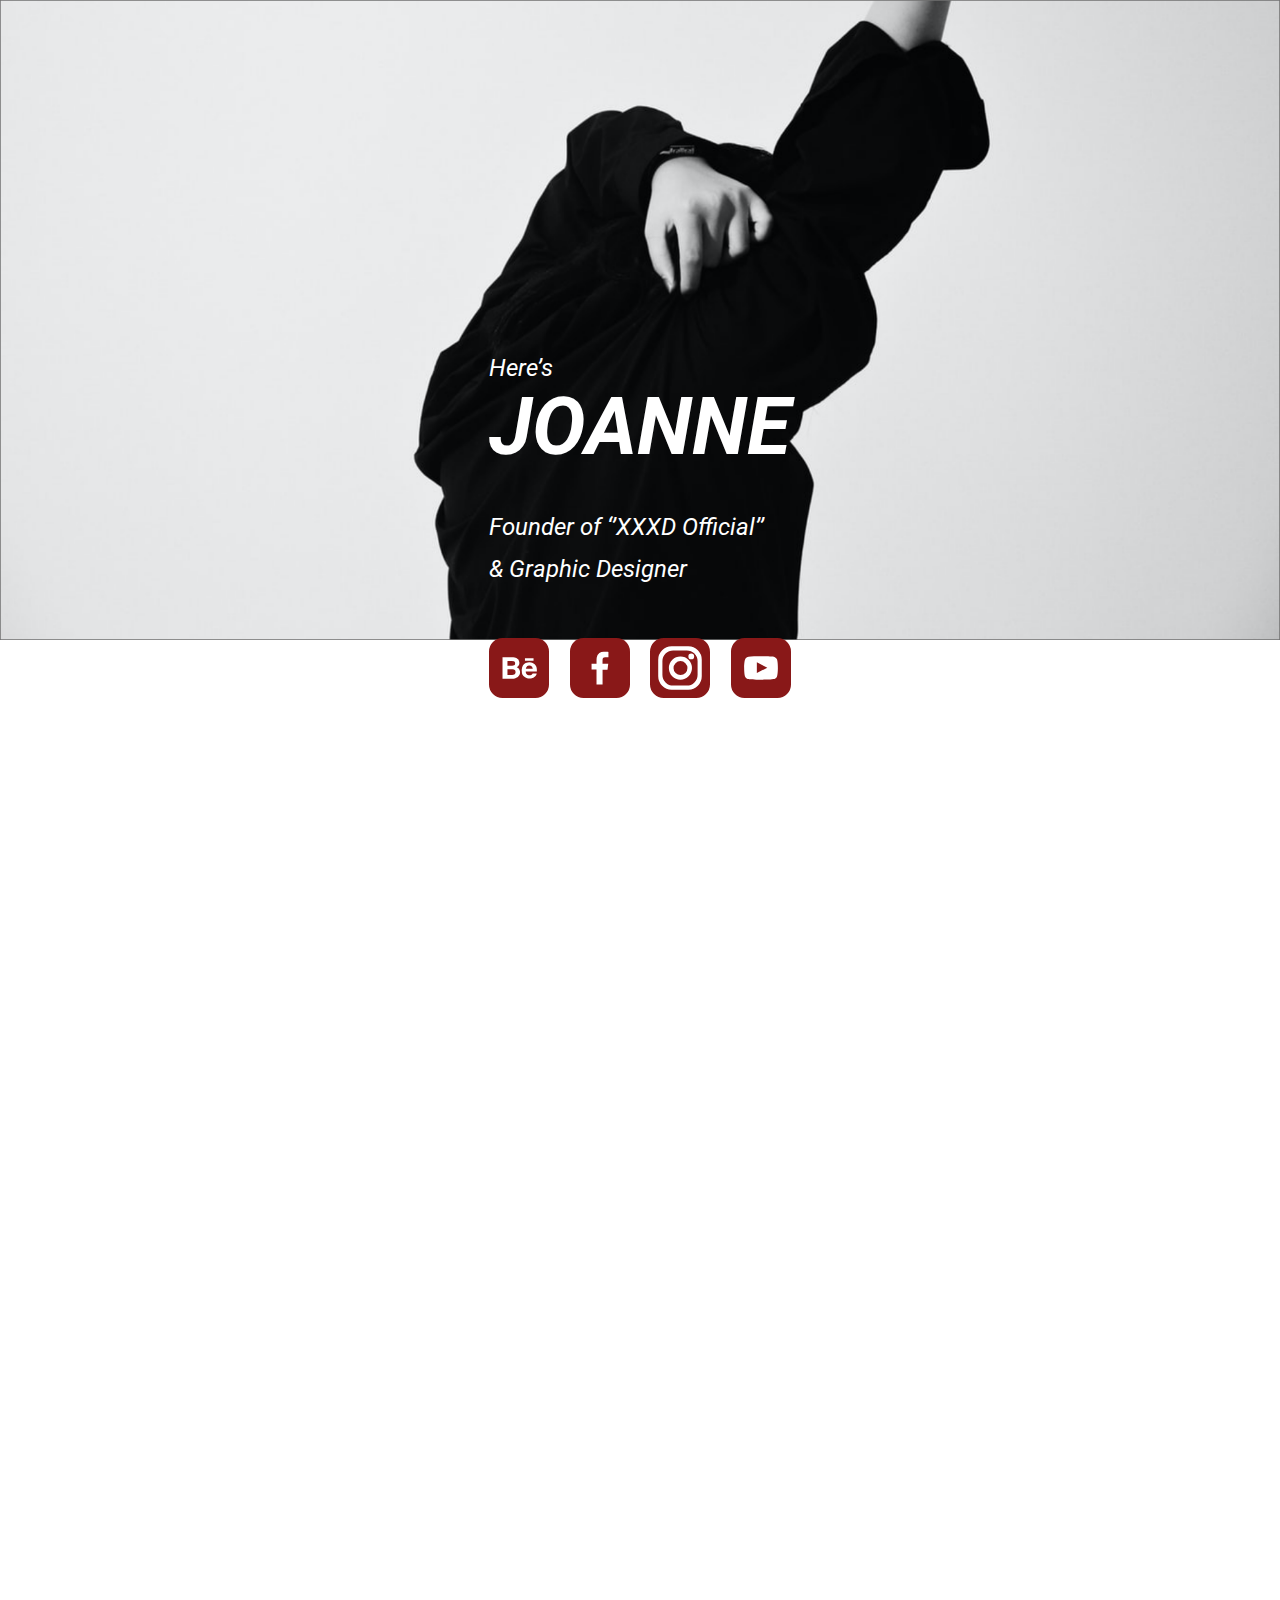
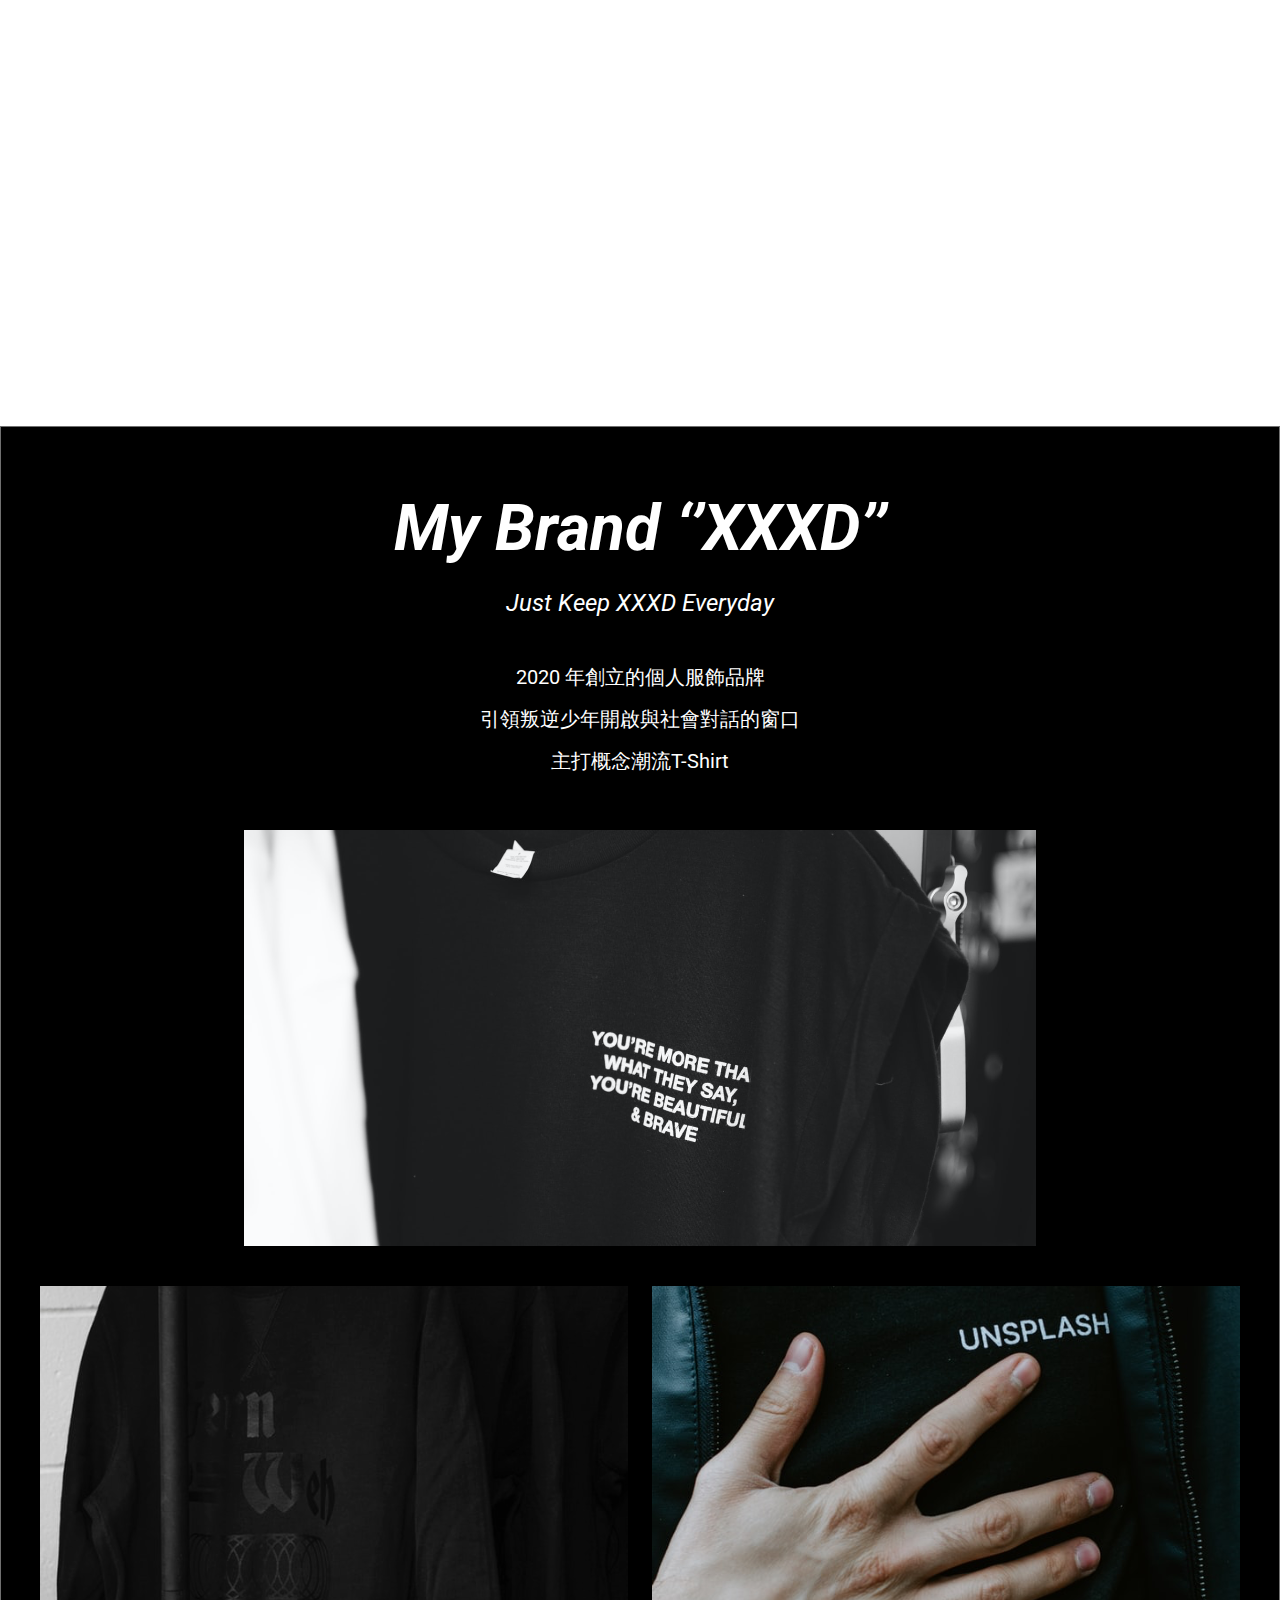
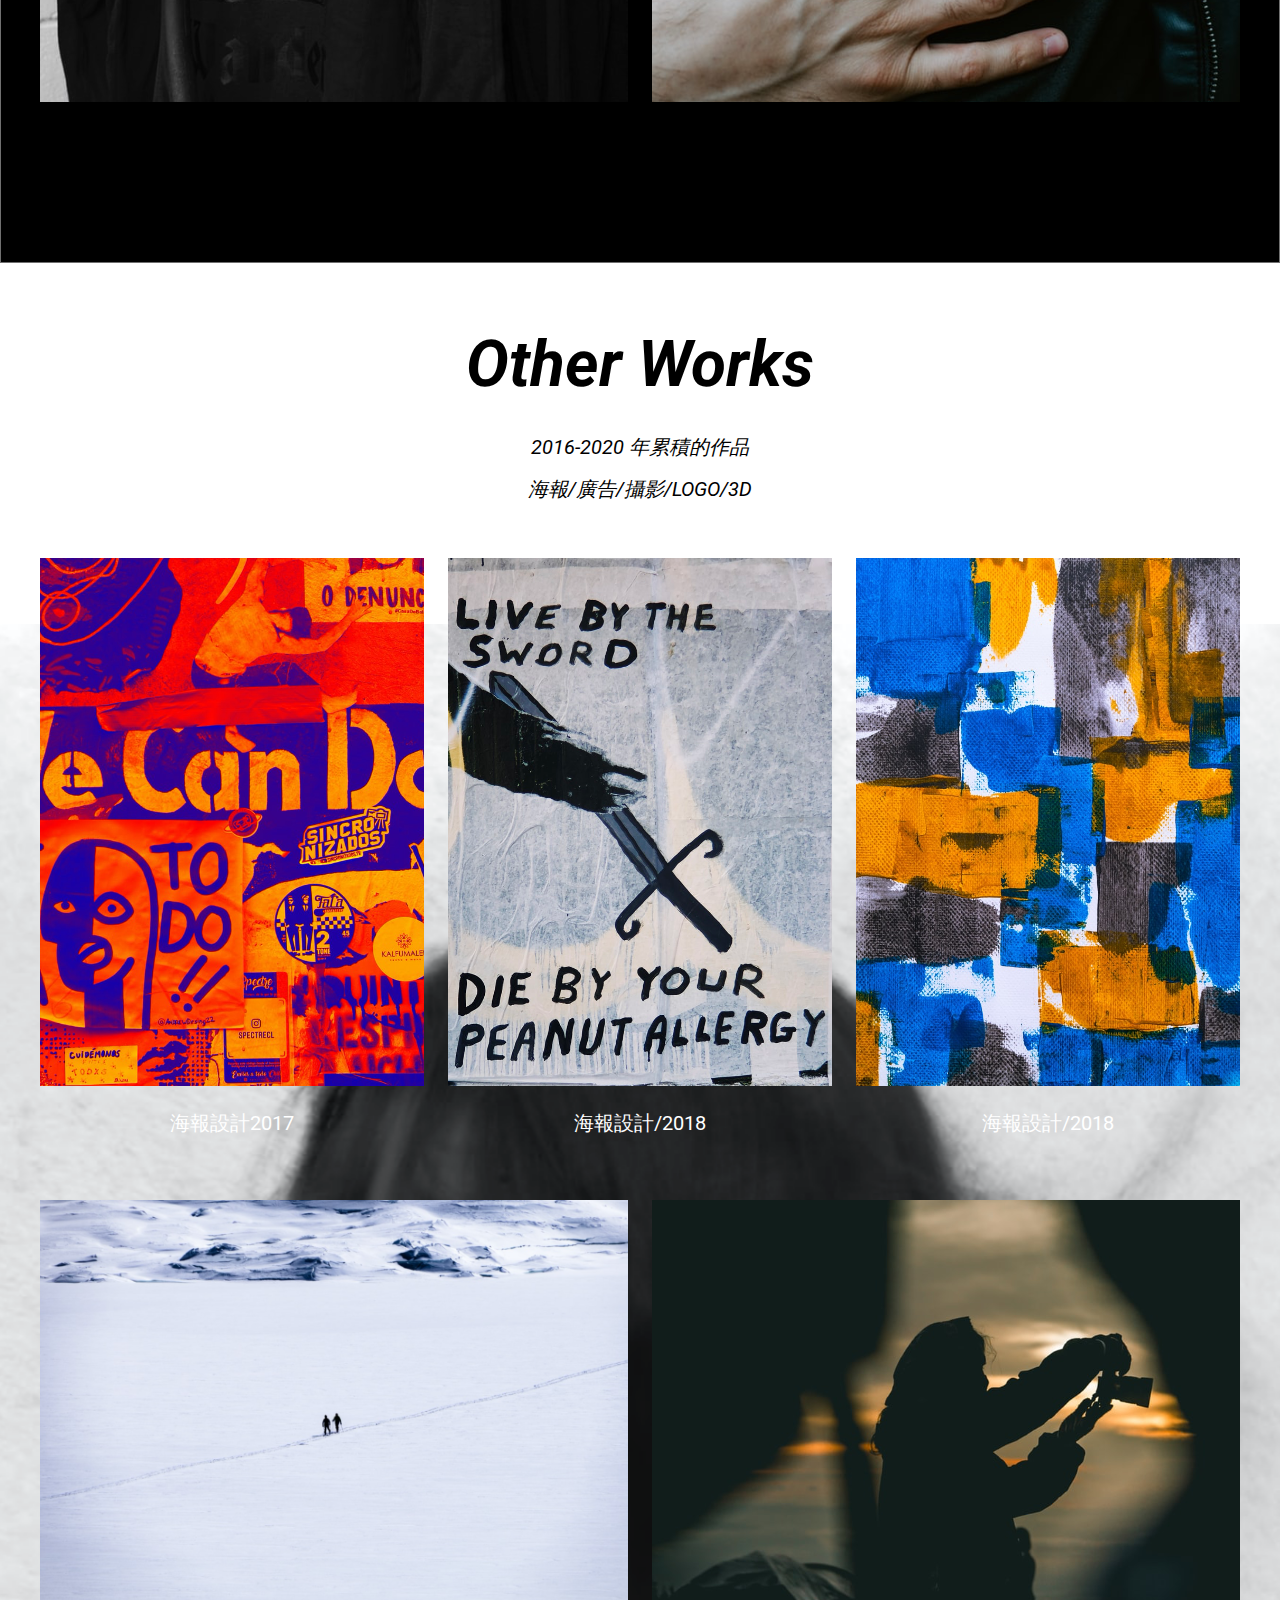
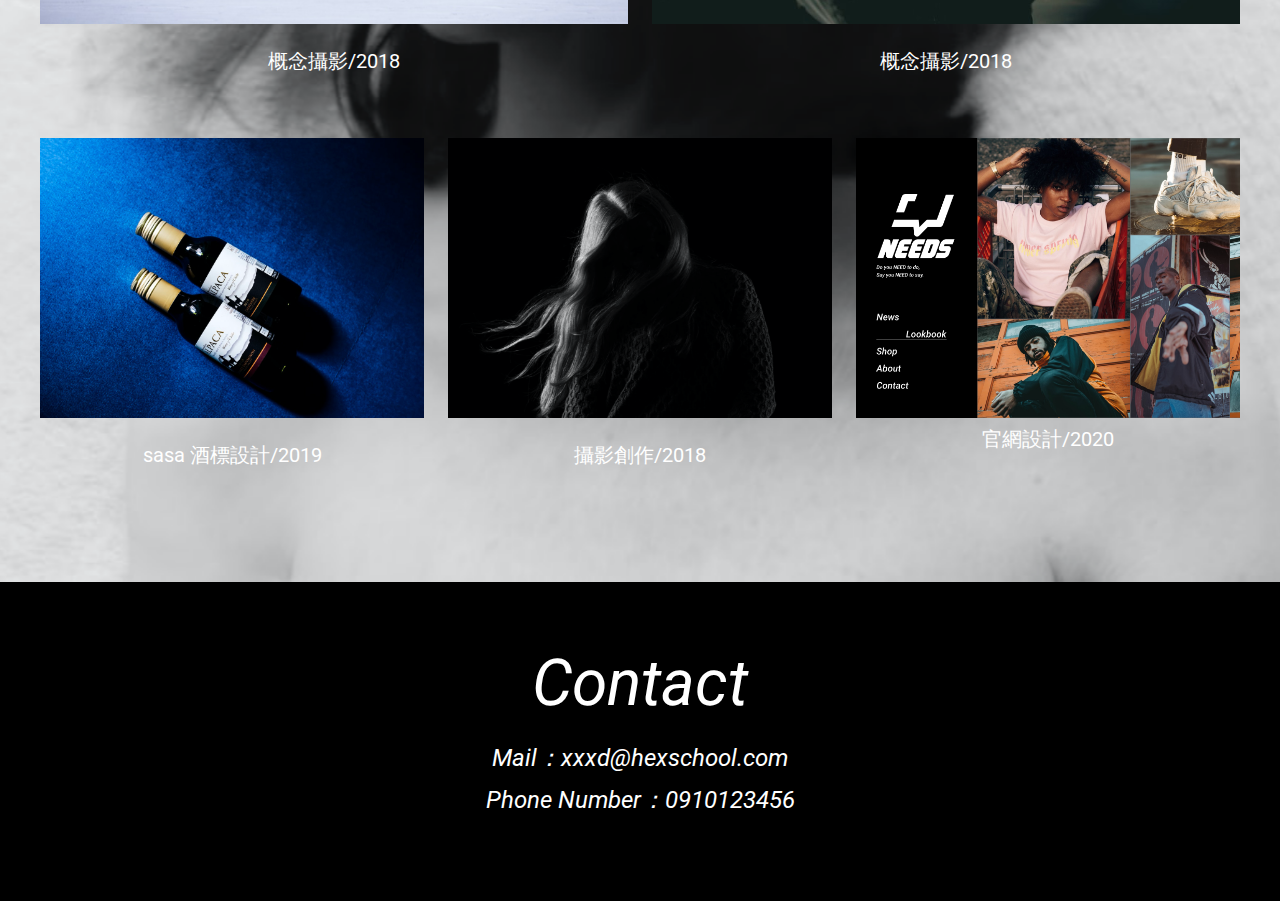
<file: index.html>
<!DOCTYPE html>
<html lang="en">
  <head>
    <meta charset="UTF-8"/>
    <meta name="viewport" content="width=device-width, initial-scale=1.0"/>
    <link rel="stylesheet" href="css/reset.css"/>
    <link rel="stylesheet" href="css/main.css"/>
    <link rel="stylesheet" href="https://fonts.googleapis.com/css2?family=Roboto:ital@0;1&amp;display=swap"/>
    <link rel="stylesheet" href="https://cdnjs.cloudflare.com/ajax/libs/animate.css/4.0.0/animate.min.css"/>
    <title>week2</title>
  </head>
  <body>
    <div class="header d-flex justify-content-center fc-light">
      <div class="group"><span class="f-italic">Here’s</span>
        <h1 class="f-italic f-bold mb-4 animate__animated animate__bounce">JOANNE</h1>
        <p class="f-italic mb-6">Founder of ‘’XXXD Official’’<br/>& Graphic Designer</p>
        <ul class="d-flex justify-space-between">
          <li><a href=""><img src="img/behance.svg" alt="behance"/></a></li>
          <li><a href=""><img src="img/facebook.svg" alt="facebook"/></a></li>
          <li><a href=""><img src="img/instagram.svg" alt="instagram"/></a></li>
          <li><a href=""><img src="img/youtube.svg" alt="youtube"/></a></li>
        </ul>
      </div>
    </div>
    <div class="about d-flex justify-content-center">
      <div class="wrap t-center f-italic f-bold">
        <h2 class="f-bold mb-5" data-aos="fade-left">About</h2><img data-aos="fade-left" src="img/photo.png" alt="joanne img"/>
        <p class="mb-4" data-aos="fade-left">Joanne Chen<br/>1997/10/10<br/>National Hex School Normal University<br/>Department of Visual Design</p>
        <ul>
          <li class="mb-4" data-aos="fade-left">Founder of ‘’XXXD Official’’</li>
          <li class="mb-4" data-aos="fade-left">Graphic Designer</li>
          <li data-aos="fade-left">Graphic Intern of Hex School</li>
        </ul>
      </div>
    </div>
    <div class="brand d-flex justify-content-center fc-light">
      <div class="wrap t-center">
        <h2 class="f-bold f-italic mb-2">My Brand ‘’XXXD’’</h2>
        <p class="f-italic mb-4">Just Keep XXXD Everyday</p>
        <p class="fz-s mb-6">2020 年創立的個人服飾品牌<br/>引領叛逆少年開啟與社會對話的窗口<br/>主打概念潮流T-Shirt</p>
      </div>
      <div class="imgContainer">
        <ul class="d-flex justify-content-center mb-5">
          <li><img src="img/brand_img1.png" alt="brand_img"/></li>
        </ul>
        <ul class="d-flex justify-space-between">
          <li><img src="img/brand_img2.png" alt="brand_img"/></li>
          <li><img src="img/brand_img3.png" alt="brand_img"/></li>
        </ul>
      </div>
    </div>
    <div class="work d-flex justify-content-center">
      <div class="wrap t-center">
        <h2 class="f-bold f-italic mb-3">Other Works</h2>
        <p class="fz-s f-italic mb-6">2016-2020 年累積的作品<br/>海報/廣告/攝影/LOGO/3D</p>
      </div>
      <div class="imgContainer fc-light">
        <ul class="d-flex justify-space-between mb-7">
          <li><img class="mb-2" src="img/work_img1.png" alt="海報設計2017"/>
            <p class="t-center fz-s">海報設計2017</p>
          </li>
          <li><img class="mb-2" src="img/work_img2.png" alt="海報設計/2018"/>
            <p class="t-center fz-s">海報設計/2018</p>
          </li>
          <li><img class="mb-2" src="img/work_img3.png" alt="海報設計/2018"/>
            <p class="t-center fz-s">海報設計/2018</p>
          </li>
        </ul>
        <ul class="d-flex justify-space-between mb-7">
          <li><img class="mb-2" src="img/work_img4.png" alt="概念攝影/2018"/>
            <p class="t-center fz-s">概念攝影/2018</p>
          </li>
          <li><img class="mb-2" src="img/work_img5.png" alt="概念攝影/2018"/>
            <p class="t-center fz-s">概念攝影/2018</p>
          </li>
        </ul>
        <ul class="d-flex justify-space-between mb-7">
          <li><img class="mb-2" src="img/work_img6.png" alt="sasa 酒標設計/2019"/>
            <p class="t-center fz-s">sasa 酒標設計/2019</p>
          </li>
          <li><img class="mb-2" src="img/work_img7.png" alt="攝影創作/2018"/>
            <p class="t-center fz-s">攝影創作/2018</p>
          </li>
          <li><img src="img/work_img8.png" alt="官網設計/2020"/>
            <p class="t-center fz-s">官網設計/2020</p>
          </li>
        </ul>
      </div>
    </div>
    <footer class="fc-light t-center f-italic">
      <h2 class="mb-2">Contact</h2>
      <p>Mail：xxxd@hexschool.com<br/>Phone Number：0910123456</p>
    </footer>
    <link rel="stylesheet" href="https://unpkg.com/aos@next/dist/aos.css"/>
    <script src="https://unpkg.com/aos@next/dist/aos.js"></script>
    <script>AOS.init();</script>
  </body>
</html>
</file>
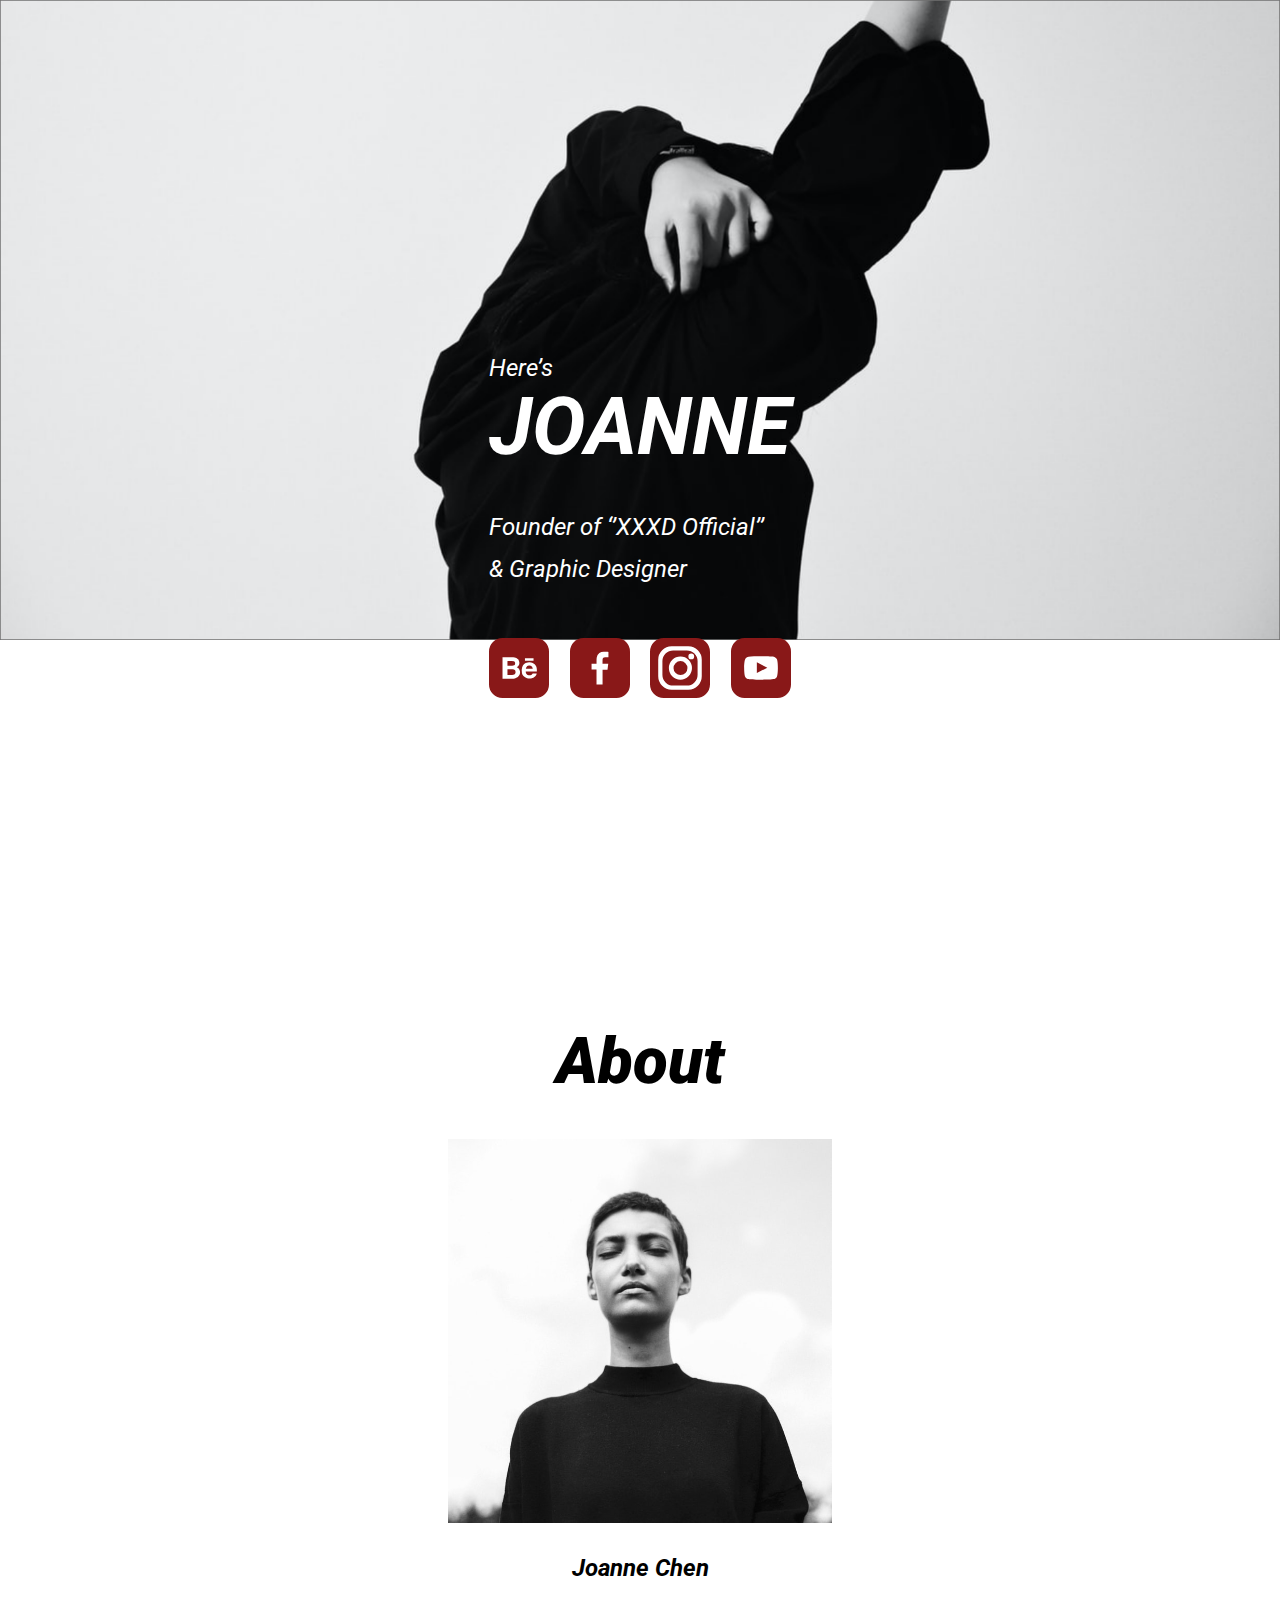
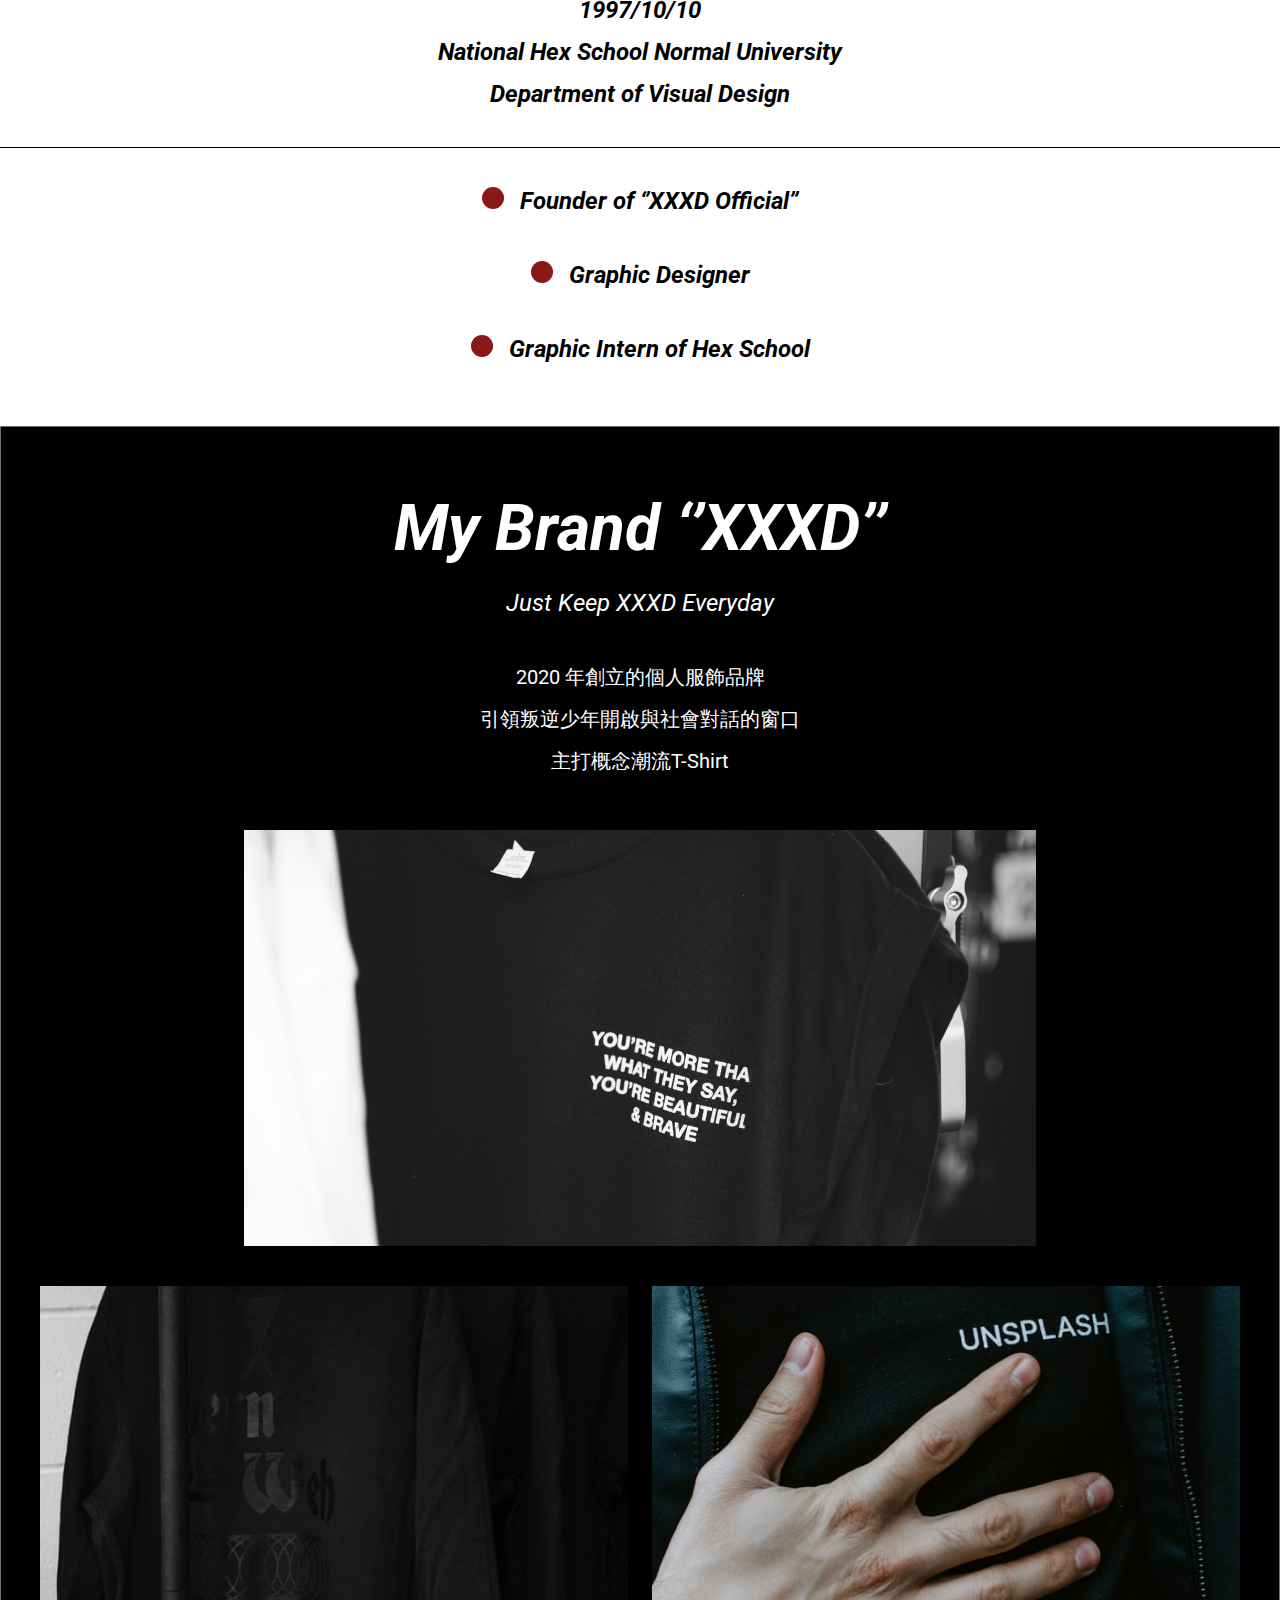
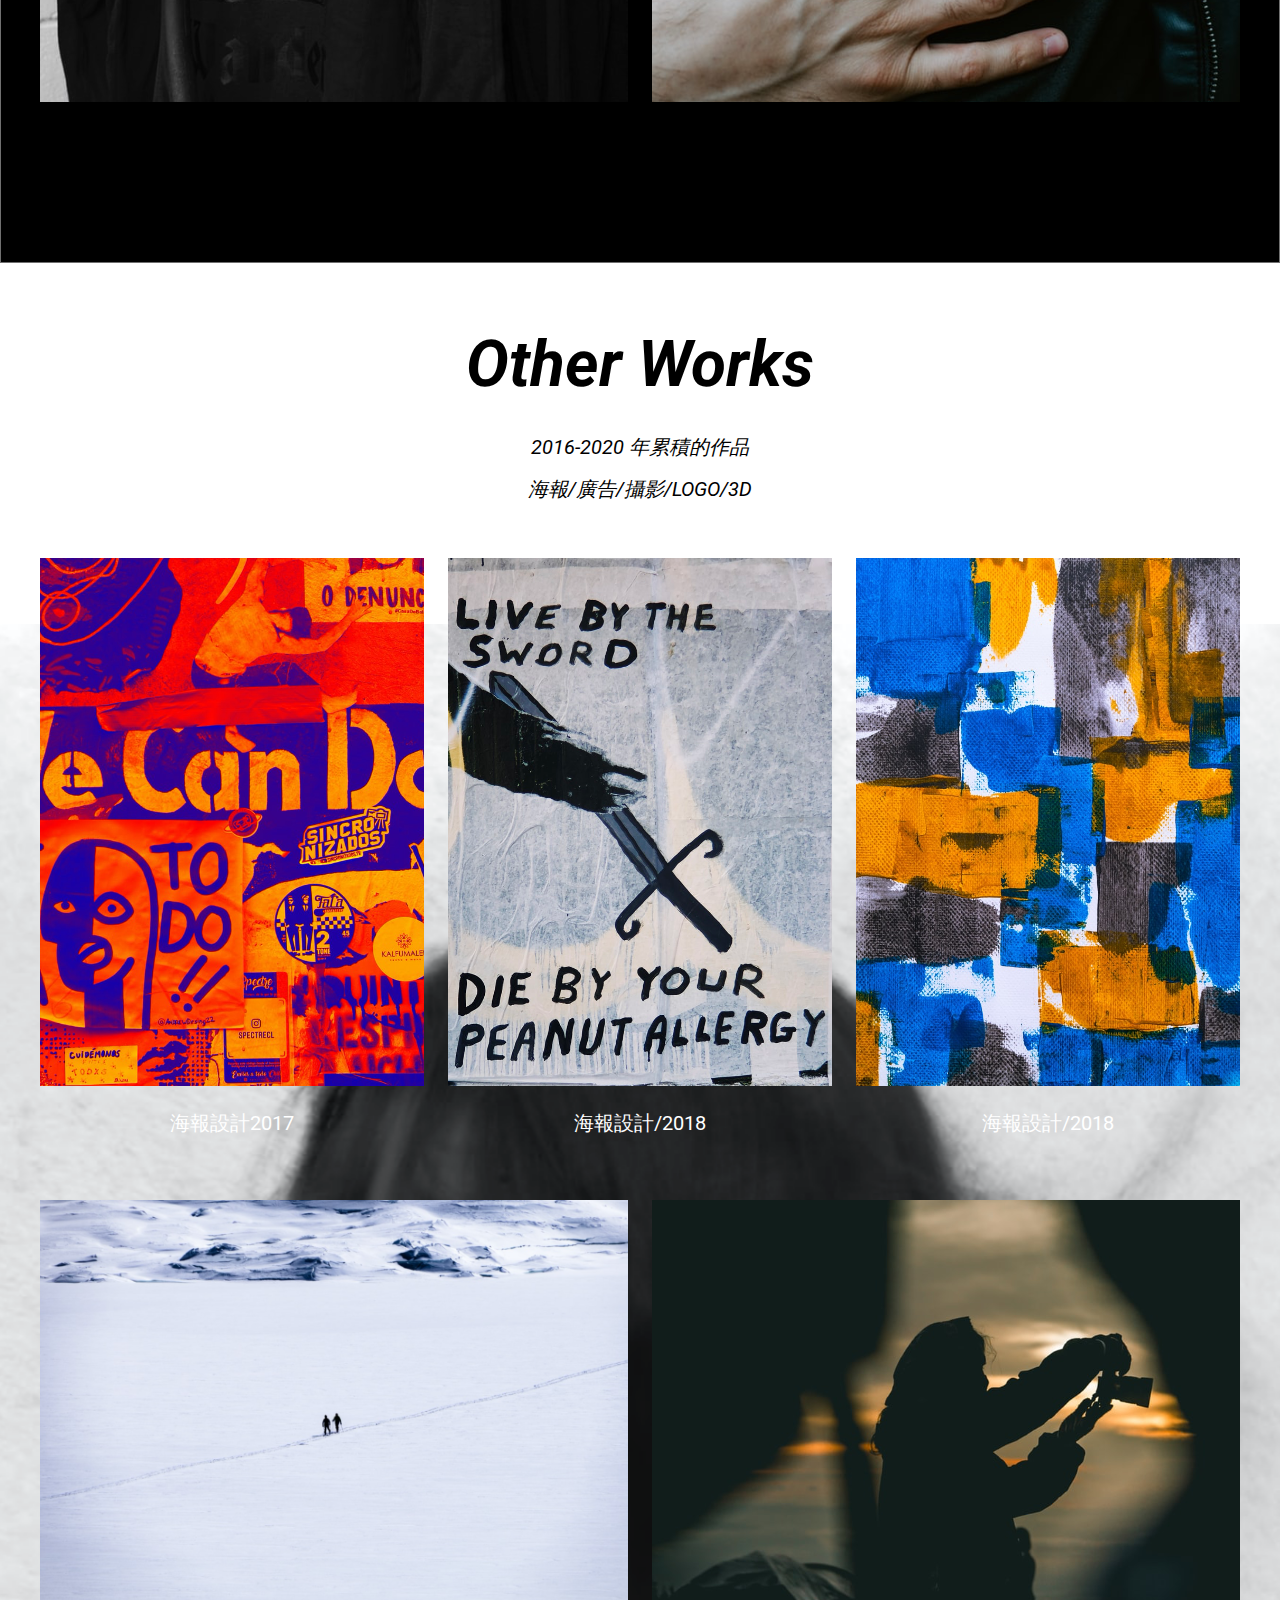
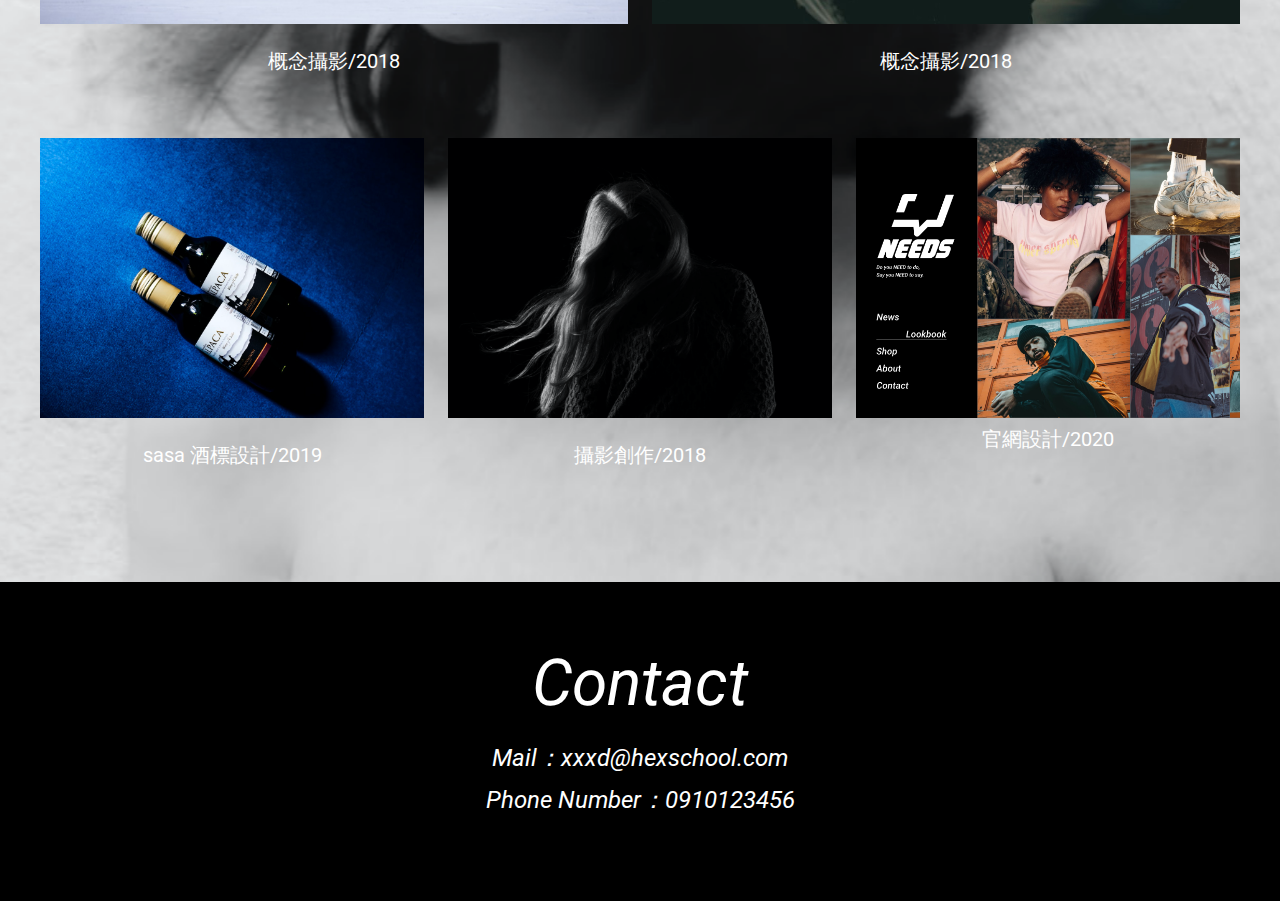
<file: index.min.html>
<!DOCTYPE html><html lang="en"><head><meta charset="UTF-8"/><meta name="viewport" content="width=device-width, initial-scale=1.0"/><link rel="stylesheet" href="css/reset.css"/><link rel="stylesheet" href="css/main.css"/><link rel="stylesheet" href="https://fonts.googleapis.com/css2?family=Roboto:ital@0;1&amp;display=swap"/><title>week2</title></head><body><div class="header d-flex justify-content-center fc-light"><div class="group"><span class="f-italic">Here’s</span><h1 class="f-italic f-bold mb-4">JOANNE</h1><p class="f-italic mb-6">Founder of ‘’XXXD Official’’<br/>& Graphic Designer</p><ul class="d-flex justify-space-between"><li><a href=""><img src="img/behance.svg" alt="behance"/></a></li><li><a href=""><img src="img/facebook.svg" alt="facebook"/></a></li><li><a href=""><img src="img/instagram.svg" alt="instagram"/></a></li><li><a href=""><img src="img/youtube.svg" alt="youtube"/></a></li></ul></div></div><div class="about d-flex justify-content-center"><div class="wrap t-center f-italic f-bold"><h2 class="f-bold mb-5">About</h2><img src="img/photo.png" alt="joanne img"/><p class="mb-4">Joanne Chen<br/>1997/10/10<br/>National Hex School Normal University<br/>Department of Visual Design</p><ul><li class="mb-4">Founder of ‘’XXXD Official’’</li><li class="mb-4">Graphic Designer</li><li>Graphic Intern of Hex School</li></ul></div></div><div class="brand d-flex justify-content-center fc-light"><div class="wrap t-center"><h2 class="f-bold f-italic mb-2">My Brand ‘’XXXD’’</h2><p class="f-italic mb-4">Just Keep XXXD Everyday</p><p class="fz-s mb-6">2020 年創立的個人服飾品牌<br/>引領叛逆少年開啟與社會對話的窗口<br/>主打概念潮流T-Shirt</p></div><div class="imgContainer"><ul class="d-flex justify-content-center mb-5"><li><img src="img/brand_img1.png" alt="brand_img"/></li></ul><ul class="d-flex justify-space-between"><li><img src="img/brand_img2.png" alt="brand_img"/></li><li><img src="img/brand_img3.png" alt="brand_img"/></li></ul></div></div><div class="work d-flex justify-content-center"><div class="wrap t-center"><h2 class="f-bold f-italic mb-3">Other Works</h2><p class="fz-s f-italic mb-6">2016-2020 年累積的作品<br/>海報/廣告/攝影/LOGO/3D</p></div><div class="imgContainer fc-light"><ul class="d-flex justify-space-between mb-7"><li><img class="mb-2" src="img/work_img1.png" alt="海報設計2017"/><p class="t-center fz-s">海報設計2017</p></li><li><img class="mb-2" src="img/work_img2.png" alt="海報設計/2018"/><p class="t-center fz-s">海報設計/2018</p></li><li><img class="mb-2" src="img/work_img3.png" alt="海報設計/2018"/><p class="t-center fz-s">海報設計/2018</p></li></ul><ul class="d-flex justify-space-between mb-7"><li><img class="mb-2" src="img/work_img4.png" alt="概念攝影/2018"/><p class="t-center fz-s">概念攝影/2018</p></li><li><img class="mb-2" src="img/work_img5.png" alt="概念攝影/2018"/><p class="t-center fz-s">概念攝影/2018</p></li></ul><ul class="d-flex justify-space-between mb-7"><li><img class="mb-2" src="img/work_img6.png" alt="sasa 酒標設計/2019"/><p class="t-center fz-s">sasa 酒標設計/2019</p></li><li><img class="mb-2" src="img/work_img7.png" alt="攝影創作/2018"/><p class="t-center fz-s">攝影創作/2018</p></li><li><img src="img/work_img8.png" alt="官網設計/2020"/><p class="t-center fz-s">官網設計/2020</p></li></ul></div></div><footer class="fc-light t-center f-italic"><h2 class="mb-2">Contact</h2><p>Mail：xxxd@hexschool.com<br/>Phone Number：0910123456</p></footer></body></html>
</file>
<file: css/main.css>
* {
  -webkit-box-sizing: border-box;
          box-sizing: border-box;
}

html, body {
  font-family: Roboto, Microsoft JhengHei, sans-serif, serif, monospace;
  font-size: 24px;
}

.fc-light {
  color: #ffffff;
}

.f-italic {
  font-style: italic;
}

.f-bold {
  font-weight: bolder;
}

.fz-s {
  font-size: 20px;
}

.t-center {
  text-align: center;
}

.mb-2 {
  margin-bottom: 16px;
}

.mb-3 {
  margin-bottom: 24px;
}

.mb-4 {
  margin-bottom: 32px;
}

.mb-5 {
  margin-bottom: 40px;
}

.mb-6 {
  margin-bottom: 48px;
}

.mb-7 {
  margin-bottom: 56px;
}

.d-flex {
  display: -webkit-box;
  display: -ms-flexbox;
  display: flex;
}

.align-items-center {
  -webkit-box-align: center;
      -ms-flex-align: center;
          align-items: center;
}

.justify-content-center {
  -webkit-box-pack: center;
      -ms-flex-pack: center;
          justify-content: center;
}

.justify-space-around {
  -ms-flex-pack: distribute;
      justify-content: space-around;
}

.justify-space-between {
  -webkit-box-pack: justify;
      -ms-flex-pack: justify;
          justify-content: space-between;
}

.header {
  height: 960px;
  background-image: url(../img/banner.png);
  background-repeat: no-repeat;
  background-size: 100%;
  padding-top: 356px;
}

h1 {
  position: relative;
  font-size: 80px;
  line-height: 94px;
}

h2 {
  font-size: 64px;
  line-height: 75px;
}

p {
  line-height: 42px;
}

img {
  display: block;
}

.about {
  padding-top: 64px;
  padding-bottom: 56px;
}

.about p {
  border-bottom: 1px solid #000;
  padding-bottom: 32px;
}

.about img {
  margin: 0 auto;
  margin-bottom: 24px;
}

.about li {
  line-height: 42px;
}

.about li:before {
  content: "";
  width: 22px;
  height: 22px;
  border-radius: 999em;
  background-color: #891818;
  display: inline-block;
  margin-right: 16px;
}

.brand {
  background-color: #000000;
  border: 1px solid #707070;
  padding-top: 64px;
  padding-bottom: 160px;
  -ms-flex-wrap: wrap;
      flex-wrap: wrap;
}

.wrap {
  width: 100%;
}

.work {
  background-image: url(../img/photo-1.png);
  background-position: center bottom;
  background-repeat: no-repeat;
  padding-top: 64px;
  padding-bottom: 106px;
  -ms-flex-wrap: wrap;
      flex-wrap: wrap;
}

.imgContainer {
  width: 1200px;
  margin: 0 auto;
}

.imgContainer img {
  width: 100%;
}

.imgContainer ul:last-child {
  margin-bottom: 0;
}

footer {
  background-color: #000000;
  padding-top: 64px;
  padding-bottom: 80px;
}
</file>
